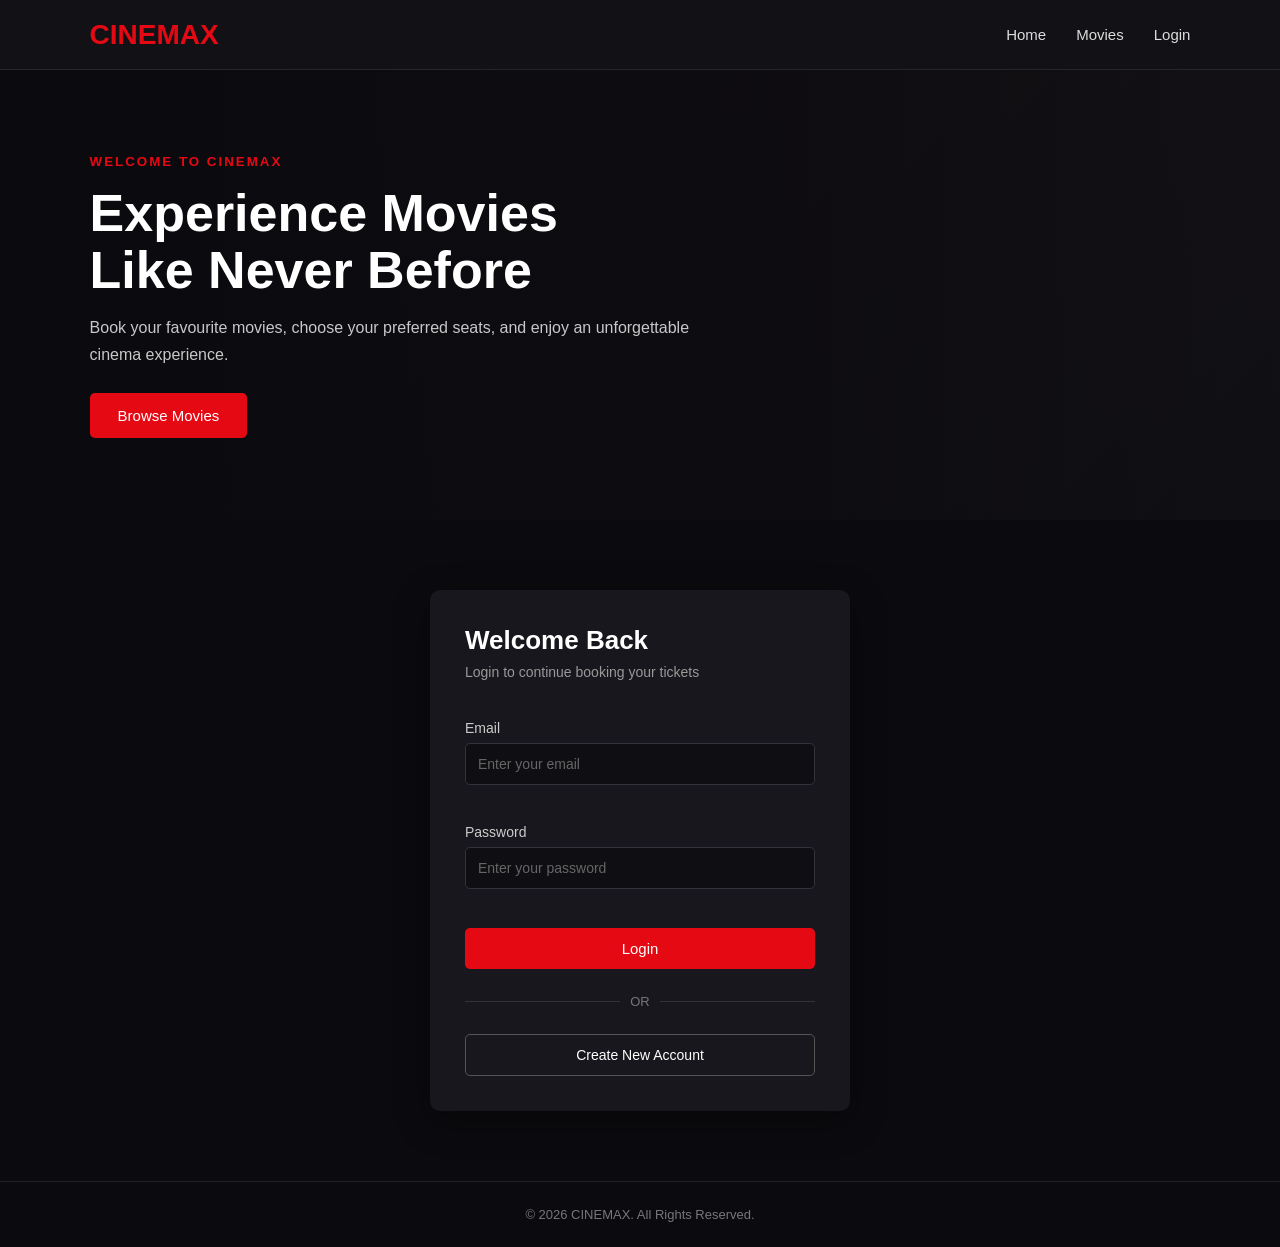
<file: index.html>
<!DOCTYPE html>
<html lang="en">

<head>

    <meta charset="UTF-8">

    <meta name="viewport"
          content="width=device-width, initial-scale=1.0">

    <title>Cinemax - Movie Booking</title>

    <link rel="stylesheet" href="style.css">

</head>


<body>


    <!-- =========================
         NAVIGATION
    ========================== -->

    <nav class="navbar">

        <div class="logo">
            CINEMAX
        </div>

        <div class="nav-links">

            <a href="index.html">
                Home
            </a>

            <a href="movies.html">
                Movies
            </a>

            <a href="#login">
                Login
            </a>

        </div>

    </nav>



    <!-- =========================
         HERO SECTION
    ========================== -->

    <section class="hero">

        <div class="hero-content">

            <small>
                WELCOME TO CINEMAX
            </small>

            <h1>
                Experience Movies
                <br>
                Like Never Before
            </h1>

            <p>
                Book your favourite movies, choose your
                preferred seats, and enjoy an unforgettable
                cinema experience.
            </p>

            <a href="movies.html">

                <button class="hero-button">
                    Browse Movies
                </button>

            </a>

        </div>

    </section>



    <!-- =========================
         LOGIN SECTION
    ========================== -->

    <section class="login-section" id="login">

        <div class="login-card">

            <h2>
                Welcome Back
            </h2>

            <p class="subtitle">
                Login to continue booking your tickets
            </p>



            <!-- =========================
                 LOGIN FORM
            ========================== -->

            <div id="loginError" class="error-message" role="alert"></div>

            <form
                id="loginForm"
                action="login.php"
                method="POST"
            >


                <!-- EMAIL -->

                <div class="input-group">

                    <label for="login-email">
                        Email
                    </label>

                    <input
                        type="email"
                        id="login-email"
                        name="email"
                        placeholder="Enter your email"
                        required
                    >

                    <small
                        id="loginEmailError"
                        class="error-message">
                    </small>

                </div>



                <!-- PASSWORD -->

                <div class="input-group">

                    <label for="login-password">
                        Password
                    </label>

                    <input
                        type="password"
                        id="login-password"
                        name="password"
                        placeholder="Enter your password"
                        required
                    >

                    <small
                        id="loginPasswordError"
                        class="error-message">
                    </small>

                </div>



                <button
                    type="submit"
                    class="login-button">

                    Login

                </button>

            </form>



            <!-- =========================
                 DIVIDER
            ========================== -->

            <div class="divider">

                <span>
                    OR
                </span>

            </div>



            <!-- =========================
                 REGISTER BUTTON
            ========================== -->

            <button
                type="button"
                class="register-button"
                onclick="showRegister()">

                Create New Account

            </button>



            <!-- =========================
                 REGISTER FORM
            ========================== -->

            <div
                id="register-box"
                class="register-box"
            >

                <h3>
                    Create Account
                </h3>



                <form
                    id="registerForm"
                    action="register.php"
                    method="POST"
                >


                    <!-- NAME -->

                    <div class="input-group">

                        <label for="name">
                            Full Name
                        </label>

                        <input
                            type="text"
                            id="name"
                            name="name"
                            placeholder="Enter your name"
                            required
                        >

                        <small
                            id="nameError"
                            class="error-message">
                        </small>

                    </div>



                    <!-- EMAIL -->

                    <div class="input-group">

                        <label for="register-email">
                            Email
                        </label>

                        <input
                            type="email"
                            id="register-email"
                            name="email"
                            placeholder="Enter your email"
                            required
                        >

                        <small
                            id="registerEmailError"
                            class="error-message">
                        </small>

                    </div>



                    <!-- PASSWORD -->

                    <div class="input-group">

                        <label for="register-password">
                            Password
                        </label>

                        <input
                            type="password"
                            id="register-password"
                            name="password"
                            placeholder="Create a 6-digit password"
                            minlength="6"
                            maxlength="6"
                            inputmode="numeric"
                            pattern="[0-9]{6}"
                            title="Enter exactly 6 digits"
                            required
                        >

                        <small
                            id="registerPasswordError"
                            class="error-message">
                        </small>

                    </div>



                    <button
                        type="submit"
                        class="login-button">

                        Create Account

                    </button>


                </form>

            </div>


        </div>

    </section>



    <!-- =========================
         FOOTER
    ========================== -->

    <footer>

        <p>
            © 2026 CINEMAX.
            All Rights Reserved.
        </p>

    </footer>



    <!-- =========================
         JAVASCRIPT
    ========================== -->

    <script>


        // =========================
        // URL PARAMETERS
        // =========================
        const params = new URLSearchParams(window.location.search);

        // =========================
        // LOGIN ERROR MESSAGE
        // =========================
        const loginError = params.get("error");
        const loginErrorBox = document.getElementById("loginError");

        if (loginError && loginErrorBox) {
            loginErrorBox.textContent = loginError;
            window.history.replaceState(
                {},
                document.title,
                window.location.pathname + window.location.hash
            );
        }


        // =========================
        // REGISTRATION SUCCESS
        // =========================

        if (params.get("registered") === "1") {

            alert(
                "Account created successfully! You can now login."
            );

        }



        // =========================
        // SHOW REGISTER FORM
        // =========================

        function showRegister() {

            const registerBox =
                document.getElementById("register-box");


            if (registerBox.style.display === "block") {

                registerBox.style.display = "none";

            }

            else {

                registerBox.style.display = "block";

            }

        }



        // =========================
        // NAME VALIDATION
        // =========================

        function validateName(name) {

            const namePattern =
                /^[A-Za-z ]+$/;

            return namePattern.test(name);

        }



        // =========================
        // EMAIL VALIDATION
        // =========================

        function validateEmail(email) {

            const emailPattern =
                /^[^\s@]+@[^\s@]+\.[^\s@]+$/;

            return emailPattern.test(email);

        }



        // =========================
        // PASSWORD VALIDATION
        // =========================

        function validatePassword(password) {

            return password.length >= 6;

        }



        // =========================
        // NAME LIVE VALIDATION
        // =========================

        document
            .getElementById("name")
            .addEventListener(
                "input",
                function () {


                    // Allow letters and spaces only

                    this.value =
                        this.value.replace(
                            /[^A-Za-z ]/g,
                            ""
                        );


                    const name =
                        this.value;


                    const error =
                        document.getElementById(
                            "nameError"
                        );


                    if (
                        name !== "" &&
                        !validateName(name)
                    ) {

                        error.textContent =
                            "Name can contain letters and spaces only.";

                    }

                    else {

                        error.textContent = "";

                    }

                }
            );



        // Allow numbers only in the registration password (maximum 6 digits)
        document
            .getElementById("register-password")
            .addEventListener("input", function () {
                this.value = this.value.replace(/[^0-9]/g, "").slice(0, 6);
            });


        // =========================
        // REGISTER FORM VALIDATION
        // =========================

        document
            .getElementById("registerForm")
            .addEventListener(
                "submit",
                function (event) {


                    const name =
                        document
                            .getElementById("name")
                            .value
                            .trim();


                    const email =
                        document
                            .getElementById("register-email")
                            .value
                            .trim();


                    const password =
                        document
                            .getElementById("register-password")
                            .value;


                    let valid = true;



                    // NAME

                    if (!validateName(name)) {

                        document
                            .getElementById("nameError")
                            .textContent =
                            "Enter a valid name using letters and spaces only.";

                        valid = false;

                    }

                    else {

                        document
                            .getElementById("nameError")
                            .textContent = "";

                    }



                    // EMAIL

                    if (!validateEmail(email)) {

                        document
                            .getElementById("registerEmailError")
                            .textContent =
                            "Enter a valid email address.";

                        valid = false;

                    }

                    else {

                        document
                            .getElementById("registerEmailError")
                            .textContent = "";

                    }



                    // PASSWORD

                    if (!/^[0-9]{6}$/.test(password)) {

                        document
                            .getElementById("registerPasswordError")
                            .textContent =
                            "Password must contain exactly 6 digits.";

                        valid = false;

                    }

                    else {

                        document
                            .getElementById("registerPasswordError")
                            .textContent = "";

                    }



                    // STOP IF INVALID

                    if (!valid) {

                        event.preventDefault();

                    }

                }
            );



        // =========================
        // LOGIN FORM VALIDATION
        // =========================

        document
            .getElementById("loginForm")
            .addEventListener(
                "submit",
                function (event) {


                    const email =
                        document
                            .getElementById("login-email")
                            .value
                            .trim();


                    const password =
                        document
                            .getElementById("login-password")
                            .value;


                    let valid = true;



                    // EMAIL

                    if (!validateEmail(email)) {

                        document
                            .getElementById("loginEmailError")
                            .textContent =
                            "Enter a valid email address.";

                        valid = false;

                    }

                    else {

                        document
                            .getElementById("loginEmailError")
                            .textContent = "";

                    }



                    // PASSWORD

                    if (!validatePassword(password)) {

                        document
                            .getElementById("loginPasswordError")
                            .textContent =
                            "Password must contain at least 6 characters.";

                        valid = false;

                    }

                    else {

                        document
                            .getElementById("loginPasswordError")
                            .textContent = "";

                    }



                    // STOP LOGIN IF INVALID

                    if (!valid) {

                        event.preventDefault();

                    }

                }
            );


    </script>


</body>

</html>
</file>
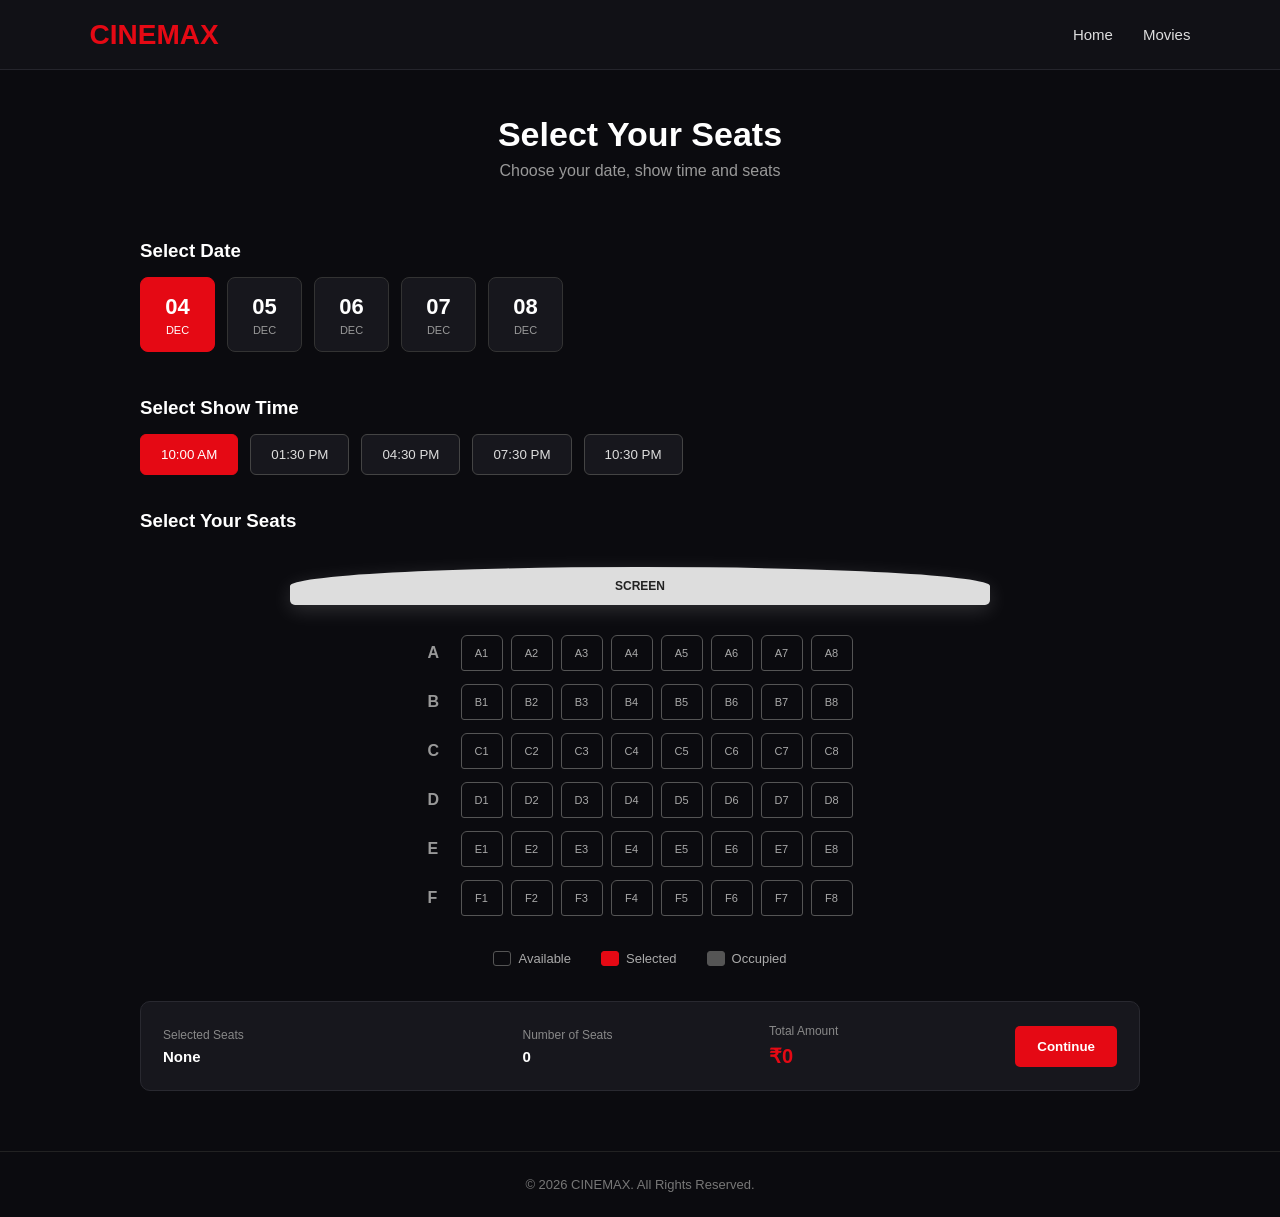
<file: booking.html>
<!DOCTYPE html>
<html lang="en">

<head>
    <meta charset="UTF-8">
    <meta name="viewport" content="width=device-width, initial-scale=1.0">

    <title>Cinemax - Select Seats</title>

    <link rel="stylesheet" href="style.css">
</head>

<body>

    <!-- Navigation -->
    <nav class="navbar">

        <div class="logo">CINEMAX</div>

        <div class="nav-links">
            <a href="index.html">Home</a>
            <a href="movies.html">Movies</a>
        </div>

    </nav>


    <!-- Movie Information -->
    <section class="booking-title">

        <h1 id="movieName">Select Your Seats</h1>

        <p>Choose your date, show time and seats</p>

    </section>


    <!-- Booking Section -->
    <section class="booking-container">

        <!-- Date Selection -->
        <h3 class="section-title">Select Date</h3>

        <div class="date-list" id="dateList">
            <!-- The next five dates are generated automatically by JavaScript. -->
        </div>


        <!-- Show Time -->
        <h3 class="section-title">Select Show Time</h3>

        <div class="show-times">

            <button class="show-time active">
                10:00 AM
            </button>

            <button class="show-time">
                01:30 PM
            </button>

            <button class="show-time">
                04:30 PM
            </button>

            <button class="show-time">
                07:30 PM
            </button>

            <button class="show-time">
                10:30 PM
            </button>

        </div>


        <!-- Seats -->
        <h3 class="section-title">Select Your Seats</h3>

        <div class="screen">
            SCREEN
        </div>


        <div class="seat-layout">

            <!-- Row A -->
            <div class="seat-row">

                <span class="row-name">A</span>

                <button class="seat">A1</button>
                <button class="seat">A2</button>
                <button class="seat">A3</button>
                <button class="seat">A4</button>
                <button class="seat">A5</button>
                <button class="seat">A6</button>
                <button class="seat">A7</button>
                <button class="seat">A8</button>

            </div>


            <!-- Row B -->
            <div class="seat-row">

                <span class="row-name">B</span>

                <button class="seat">B1</button>
                <button class="seat">B2</button>
                <button class="seat">B3</button>
                <button class="seat">B4</button>
                <button class="seat">B5</button>
                <button class="seat">B6</button>
                <button class="seat">B7</button>
                <button class="seat">B8</button>

            </div>


            <!-- Row C -->
            <div class="seat-row">

                <span class="row-name">C</span>

                <button class="seat">C1</button>
                <button class="seat">C2</button>
                <button class="seat">C3</button>
                <button class="seat">C4</button>
                <button class="seat">C5</button>
                <button class="seat">C6</button>
                <button class="seat">C7</button>
                <button class="seat">C8</button>

            </div>


            <!-- Row D -->
            <div class="seat-row">

                <span class="row-name">D</span>

                <button class="seat">D1</button>
                <button class="seat">D2</button>
                <button class="seat">D3</button>
                <button class="seat">D4</button>
                <button class="seat">D5</button>
                <button class="seat">D6</button>
                <button class="seat">D7</button>
                <button class="seat">D8</button>

            </div>


            <!-- Row E -->
            <div class="seat-row">

                <span class="row-name">E</span>

                <button class="seat">E1</button>
                <button class="seat">E2</button>
                <button class="seat">E3</button>
                <button class="seat">E4</button>
                <button class="seat">E5</button>
                <button class="seat">E6</button>
                <button class="seat">E7</button>
                <button class="seat">E8</button>

            </div>


            <!-- Row F -->
            <div class="seat-row">

                <span class="row-name">F</span>

                <button class="seat">F1</button>
                <button class="seat">F2</button>
                <button class="seat">F3</button>
                <button class="seat">F4</button>
                <button class="seat">F5</button>
                <button class="seat">F6</button>
                <button class="seat">F7</button>
                <button class="seat">F8</button>

            </div>

        </div>


        <!-- Seat Legend -->
        <div class="seat-legend">

            <div>
                <span class="legend-box available"></span>
                Available
            </div>

            <div>
                <span class="legend-box selected"></span>
                Selected
            </div>

            <div>
                <span class="legend-box occupied"></span>
                Occupied
            </div>

        </div>


        <!-- Booking Summary -->
        <div class="booking-summary">

            <div>
                <span>Selected Seats</span>
                <strong id="selectedSeats">None</strong>
            </div>

            <div>
                <span>Number of Seats</span>
                <strong id="seatCount">0</strong>
            </div>

            <div>
                <span>Total Amount</span>
                <strong id="totalAmount">₹0</strong>
            </div>

            <button id="continueButton">
                Continue
            </button>

        </div>

    </section>


    <!-- Footer -->
    <footer>

        <p>© 2026 CINEMAX. All Rights Reserved.</p>

    </footer>


    <script>

        /* =========================
           GET MOVIE FROM URL
        ========================= */

        const urlParams =
            new URLSearchParams(window.location.search);

        const movie =
            urlParams.get("movie");


        if (movie) {

            document.getElementById("movieName").textContent =
                movie + " - Select Seats";

        }


        /* =========================
           DATE SELECTION
        ========================= */

        // Generate today's date and the next four days automatically.
        // Dates use the visitor's local calendar date.
        const dateList = document.getElementById("dateList");

        function formatLocalDate(date) {
            const year = date.getFullYear();
            const month = String(date.getMonth() + 1).padStart(2, "0");
            const day = String(date.getDate()).padStart(2, "0");
            return `${year}-${month}-${day}`;
        }

        function renderBookingDates() {
            dateList.innerHTML = "";

            const today = new Date();

            for (let i = 0; i < 5; i++) {
                const date = new Date(
                    today.getFullYear(),
                    today.getMonth(),
                    today.getDate() + i
                );

                const button = document.createElement("button");
                button.type = "button";
                button.className = i === 0 ? "date active" : "date";
                button.dataset.date = formatLocalDate(date);

                const day = document.createElement("strong");
                day.textContent = String(date.getDate()).padStart(2, "0");

                const month = document.createElement("span");
                month.textContent = date.toLocaleDateString("en-US", {
                    month: "short"
                }).toUpperCase();

                button.appendChild(day);
                button.appendChild(month);
                dateList.appendChild(button);
            }
        }

        renderBookingDates();

        const dates =
            document.querySelectorAll(".date");


        dates.forEach(function(date) {

            date.addEventListener("click", function() {

                dates.forEach(function(item) {

                    item.classList.remove("active");

                });

                date.classList.add("active");

                loadBookedSeats();

            });

        });


        /* =========================
           TIME SELECTION
        ========================= */

        const times =
            document.querySelectorAll(".show-time");


        times.forEach(function(time) {

            time.addEventListener("click", function() {

                times.forEach(function(item) {

                    item.classList.remove("active");

                });

                time.classList.add("active");

                loadBookedSeats();

            });

        });


        /* =========================
           SEAT SELECTION
        ========================= */

        const seats =
            document.querySelectorAll(".seat");

        const selectedSeats =
            document.getElementById("selectedSeats");

        const seatCount =
            document.getElementById("seatCount");

        const totalAmount =
            document.getElementById("totalAmount");


        /* Movie prices */

        let ticketPrice = 200;


        if (movie === "Avengers: Doomsday") {

            ticketPrice = 250;

        } else if (movie === "The Conjuring") {

            ticketPrice = 200;

        } else if (movie === "Sita Ramam") {

            ticketPrice = 180;

        }


        let selected = [];


        /* =========================
           LOAD OCCUPIED SEATS
        ========================= */

        function loadBookedSeats() {

            const activeDate =
                document.querySelector(".date.active");

            const activeTime =
                document.querySelector(".show-time.active");


            if (!activeDate || !activeTime || !movie) {

                return;

            }


            const bookingDate =
                activeDate.dataset.date;


            const showTime =
                activeTime.textContent.trim();


            const url =
                "get_booked_seats.php?movie=" +
                encodeURIComponent(movie) +
                "&date=" +
                encodeURIComponent(bookingDate) +
                "&time=" +
                encodeURIComponent(showTime);


            fetch(url)

                .then(response => response.json())

                .then(bookedSeats => {

                    seats.forEach(function(seat) {

                        const seatNumber =
                            seat.textContent.trim();


                        seat.classList.remove("occupied");

                        seat.disabled = false;


                        if (
                            bookedSeats.includes(seatNumber)
                        ) {

                            seat.classList.add("occupied");

                            seat.disabled = true;


                            seat.classList.remove("selected");


                            selected =
                                selected.filter(
                                    function(item) {

                                        return item !== seatNumber;

                                    }
                                );

                        }

                    });


                    updateSummary();

                })

                .catch(error => {

                    console.error(
                        "Unable to load booked seats:",
                        error
                    );

                });

        }


        /* =========================
           SEAT CLICK
        ========================= */

        seats.forEach(function(seat) {

            seat.addEventListener("click", function() {


                /* Don't allow occupied seats */

                if (seat.classList.contains("occupied")) {

                    return;

                }


                /* Maximum 6 seats */

                if (
                    !seat.classList.contains("selected") &&
                    selected.length >= 6
                ) {

                    alert(
                        "You can select a maximum of 6 seats."
                    );

                    return;

                }


                seat.classList.toggle("selected");


                const seatNumber =
                    seat.textContent.trim();


                if (seat.classList.contains("selected")) {

                    selected.push(seatNumber);

                } else {

                    selected =
                        selected.filter(
                            function(item) {

                                return item !== seatNumber;

                            }
                        );

                }


                updateSummary();

            });

        });


        /* =========================
           UPDATE SUMMARY
        ========================= */

        function updateSummary() {

            if (selected.length === 0) {

                selectedSeats.textContent = "None";

            } else {

                selectedSeats.textContent =
                    selected.join(", ");

            }


            seatCount.textContent =
                selected.length;


            totalAmount.textContent =
                "₹" + (selected.length * ticketPrice);

        }


        /* =========================
           CONTINUE
        ========================= */

        document
            .getElementById("continueButton")
            .addEventListener("click", function() {


                if (selected.length === 0) {

                    alert(
                        "Please select at least one seat."
                    );

                    return;

                }


                const activeDate =
                    document.querySelector(".date.active");


                const activeTime =
                    document.querySelector(".show-time.active");


                const bookingDate =
                    activeDate.dataset.date;


                const showTime =
                    activeTime.textContent.trim();


                const total =
                    selected.length * ticketPrice;


                /* Form Data */

                const formData =
                    new FormData();


                formData.append(
                    "movie",
                    movie || "Movie"
                );


                formData.append(
                    "date",
                    bookingDate
                );


                formData.append(
                    "time",
                    showTime
                );


                formData.append(
                    "seats",
                    selected.join(",")
                );


                formData.append(
                    "total",
                    total
                );


                /* Save booking */

                fetch("save_booking.php", {

                    method: "POST",

                    body: formData

                })


                .then(response => response.text())


                .then(data => {

                    if (
                        data.includes(
                            "Booking saved successfully!"
                        )
                    ) {


                        const bookingData = {

                            movie:
                                movie || "Movie",

                            date:
                                bookingDate,

                            time:
                                showTime,

                            seats:
                                selected,

                            tickets:
                                selected.length,

                            total:
                                total

                        };


                        localStorage.setItem(
                            "bookingData",
                            JSON.stringify(bookingData)
                        );


                        window.location.href =
                            "confirmation.html";


                    } else {

                        alert(data);

                    }

                })


                .catch(error => {

                    alert(
                        "Unable to save booking."
                    );

                    console.error(error);

                });

            });


        /* =========================
           INITIAL LOAD
        ========================= */

        loadBookedSeats();

    </script>

</body>

</html>
</file>
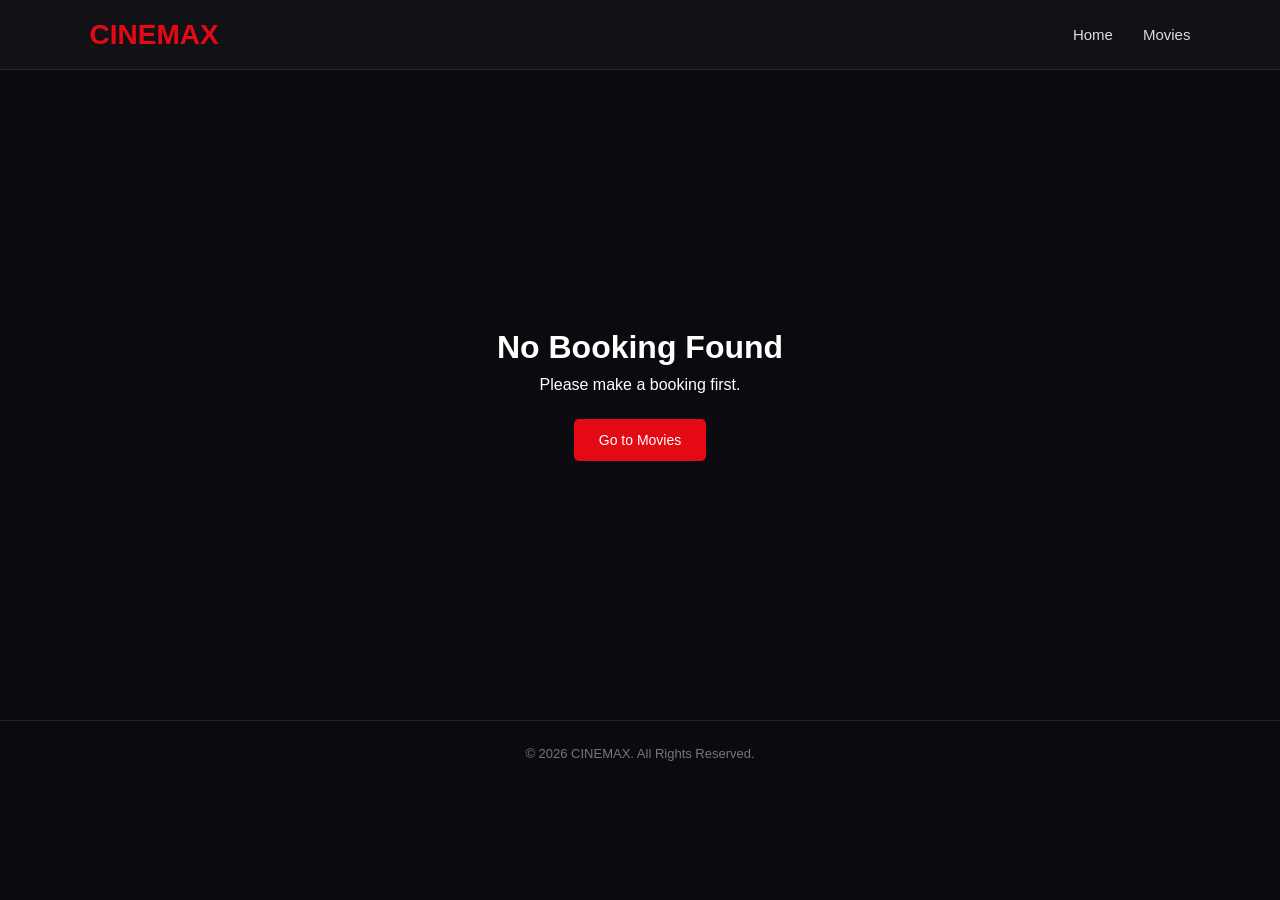
<file: confirmation.html>
<!DOCTYPE html>
<html lang="en">
<head>
    <meta charset="UTF-8">
    <meta name="viewport" content="width=device-width, initial-scale=1.0">

    <title>Cinemax - Booking Confirmed</title>

    <link rel="stylesheet" href="style.css">
</head>

<body>

    <!-- Navigation -->
    <nav class="navbar">

        <div class="logo">CINEMAX</div>

        <div class="nav-links">
            <a href="index.html">Home</a>
            <a href="movies.html">Movies</a>
        </div>

    </nav>


    <!-- Confirmation -->
    <section class="confirmation-section">

        <div class="confirmation-card">

            <div class="success-icon">
                ✓
            </div>

            <h1>Booking Confirmed!</h1>

            <p class="confirmation-message">
                Your movie tickets have been booked successfully.
            </p>


            <div class="ticket">

                <div class="ticket-header">
                    <span>CINEMAX</span>
                    <span>BOOKING CONFIRMATION</span>
                </div>


                <div class="ticket-details">

                    <div>
                        <span>Movie</span>
                        <strong id="movie"></strong>
                    </div>

                    <div>
                        <span>Date</span>
                        <strong id="date"></strong>
                    </div>

                    <div>
                        <span>Show Time</span>
                        <strong id="time"></strong>
                    </div>

                    <div>
                        <span>Seats</span>
                        <strong id="seats"></strong>
                    </div>

                    <div>
                        <span>Number of Seats</span>
                        <strong id="tickets"></strong>
                    </div>

                    <div class="ticket-total">
                        <span>Total Amount</span>
                        <strong id="total"></strong>
                    </div>

                </div>


                <div class="ticket-footer">
                    Please show this confirmation at the cinema.
                </div>

            </div>


            <a href="movies.html">
                <button class="home-button">
                    Book Another Movie
                </button>
            </a>

        </div>

    </section>


    <!-- Footer -->
    <footer>

        <p>© 2026 CINEMAX. All Rights Reserved.</p>

    </footer>


    <script>

        const data =
            JSON.parse(
                localStorage.getItem("bookingData")
            );


        if (data) {

            document.getElementById("movie").textContent =
                data.movie;

            document.getElementById("date").textContent =
                data.date;

            document.getElementById("time").textContent =
                data.time;

            document.getElementById("seats").textContent =
                data.seats.join(", ");

            document.getElementById("tickets").textContent =
                data.tickets;

            document.getElementById("total").textContent =
                "₹" + data.total;

        } else {

            document.querySelector(".confirmation-card").innerHTML =

                "<h1>No Booking Found</h1>" +

                "<p>Please make a booking first.</p>" +

                '<a href="movies.html">' +
                '<button class="home-button">' +
                'Go to Movies' +
                '</button>' +
                '</a>';

        }

    </script>

</body>
</html>
</file>
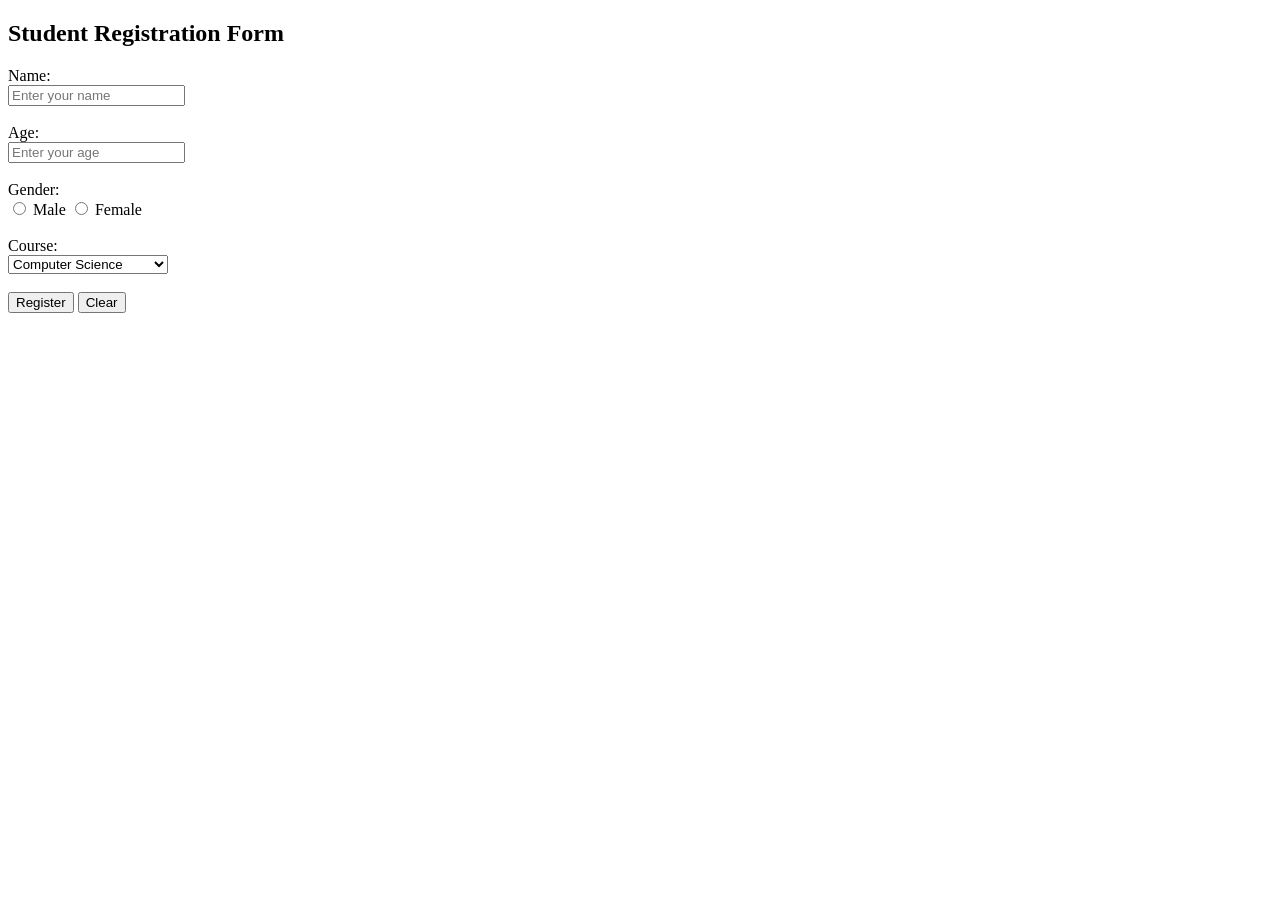
<file: first.html>
<!DOCTYPE html>
<html>
<head>
    <title>Student Registration</title>
</head>
<body>

    <h2>Student Registration Form</h2>

    <form>
        <label>Name:</label><br>
        <input type="text" placeholder="Enter your name"><br><br>

        <label>Age:</label><br>
        <input type="number" placeholder="Enter your age"><br><br>

        <label>Gender:</label><br>
        <input type="radio" name="gender"> Male
        <input type="radio" name="gender"> Female<br><br>

        <label>Course:</label><br>
        <select>
            <option>Computer Science</option>
            <option>Information Technology</option>
            <option>Electronics</option>
        </select><br><br>

        <input type="submit" value="Register">
        <input type="reset" value="Clear">
    </form>

</body>
</html>
</file>
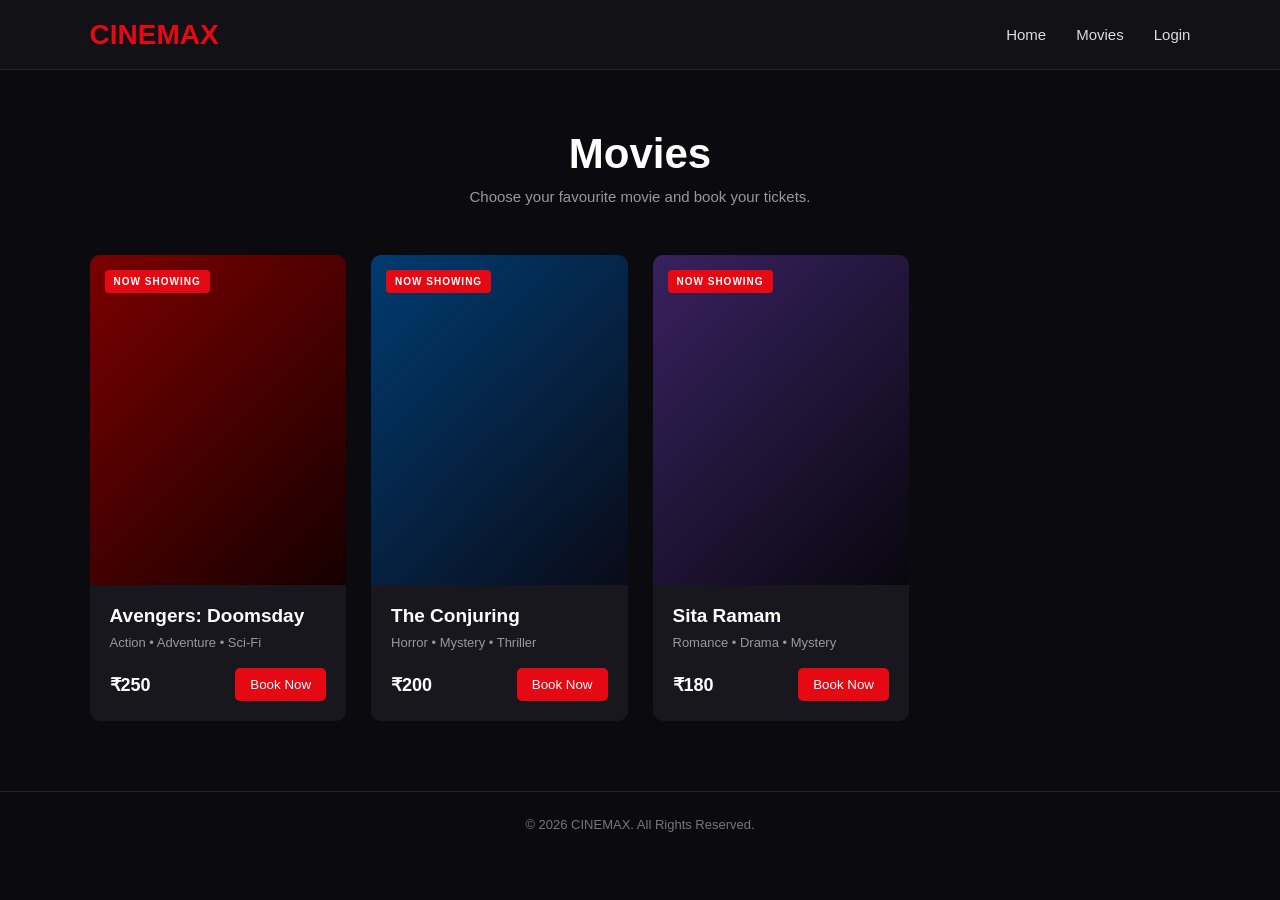
<file: movies.html>
<!DOCTYPE html>
<html lang="en">

<head>
    <meta charset="UTF-8">
    <meta name="viewport" content="width=device-width, initial-scale=1.0">

    <title>Cinemax - Movies</title>

    <link rel="stylesheet" href="style.css">
</head>

<body>

    <!-- Navigation -->
    <nav class="navbar">

        <div class="logo">CINEMAX</div>

        <div class="nav-links">
            <a href="index.html">Home</a>
            <a href="movies.html">Movies</a>
            <a href="index.html#login">Login</a>
        </div>

    </nav>


    <!-- Movies Header -->
    <section class="movies-header">

        <h1>Movies</h1>

        <p>Choose your favourite movie and book your tickets.</p>

    </section>


    <!-- Movies -->
    <section class="movies-section">

        <div class="movie-grid">


            <!-- Movie 1 -->
            <div class="movie-card">

                <div class="movie-poster poster-one">
                    <span>NOW SHOWING</span>
                </div>

                <div class="movie-info">

                    <h2>Avengers: Doomsday</h2>

                    <p>Action • Adventure • Sci-Fi</p>

                    <div class="movie-bottom">

                        <span class="price">₹250</span>

                        <a href="booking.html?movie=Avengers%3A%20Doomsday">
                            <button>Book Now</button>
                        </a>

                    </div>

                </div>

            </div>


            <!-- Movie 2 -->
            <div class="movie-card">

                <div class="movie-poster poster-two">
                    <span>NOW SHOWING</span>
                </div>

                <div class="movie-info">

                    <h2>The Conjuring</h2>

                    <p>Horror • Mystery • Thriller</p>

                    <div class="movie-bottom">

                        <span class="price">₹200</span>

                        <a href="booking.html?movie=The%20Conjuring">
                            <button>Book Now</button>
                        </a>

                    </div>

                </div>

            </div>


            <!-- Movie 3 -->
            <div class="movie-card">

                <div class="movie-poster poster-three">
                    <span>NOW SHOWING</span>
                </div>

                <div class="movie-info">

                    <h2>Sita Ramam</h2>

                    <p>Romance • Drama • Mystery</p>

                    <div class="movie-bottom">

                        <span class="price">₹180</span>

                        <a href="booking.html?movie=Sita%20Ramam">
                            <button>Book Now</button>
                        </a>

                    </div>

                </div>

            </div>


        </div>

    </section>


    <!-- Footer -->
    <footer>

        <p>© 2026 CINEMAX. All Rights Reserved.</p>

    </footer>


</body>

</html>
</file>
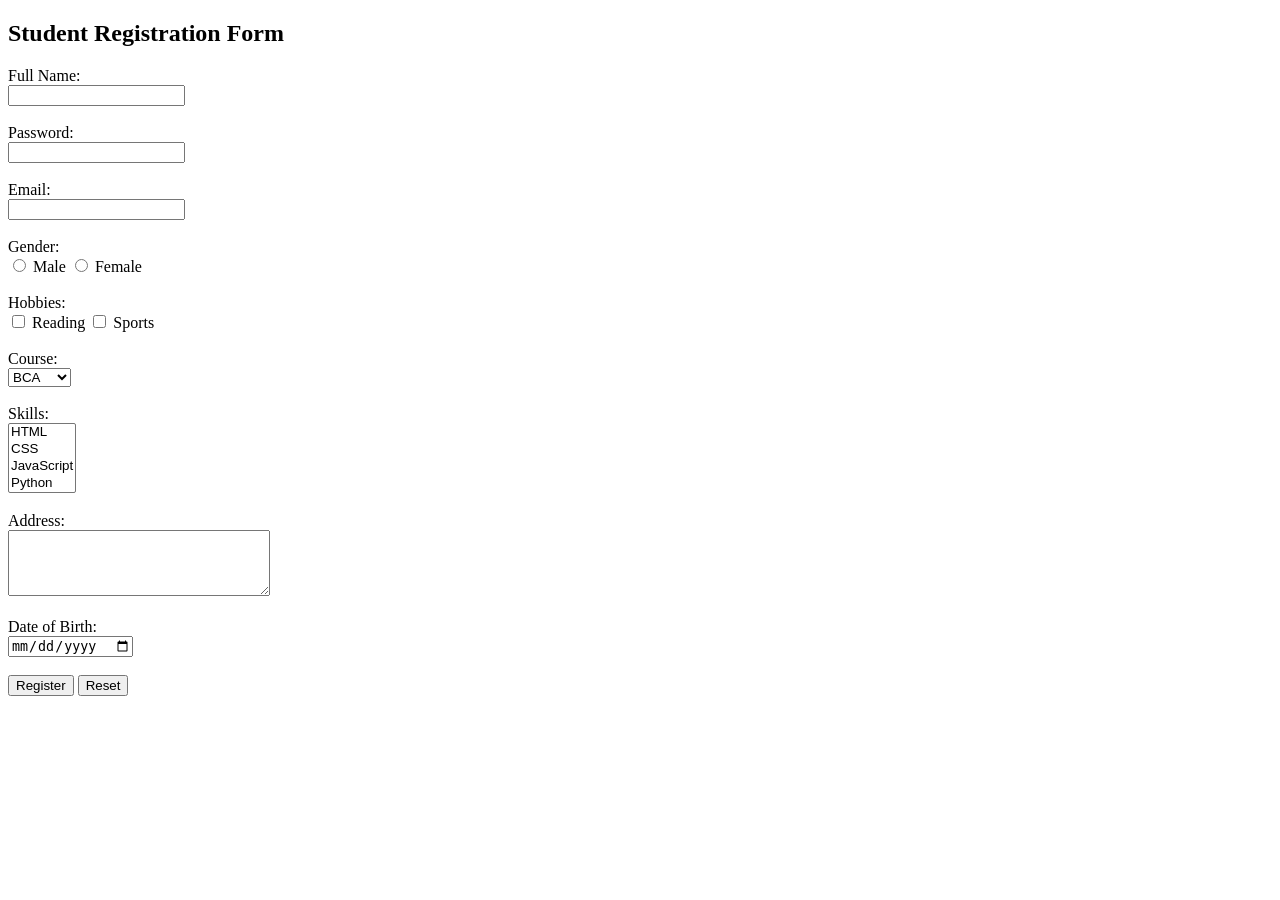
<file: registration.html>
<!DOCTYPE html>
<html>
<head>
    <title>Registration Page</title>
</head>
<body>

<h2>Student Registration Form</h2>

<form>

    <!-- 1. Text Field -->
    <label>Full Name:</label><br>
    <input type="text" name="fullname"><br><br>

    <!-- 2. Password Field -->
    <label>Password:</label><br>
    <input type="password" name="password"><br><br>

    <!-- 3. Email Field -->
    <label>Email:</label><br>
    <input type="email" name="email"><br><br>

    <!-- 4. Radio Button -->
    <label>Gender:</label><br>
    <input type="radio" name="gender" value="Male"> Male
    <input type="radio" name="gender" value="Female"> Female
    <br><br>

    <!-- 5. Checkbox -->
    <label>Hobbies:</label><br>
    <input type="checkbox" name="hobby" value="Reading"> Reading
    <input type="checkbox" name="hobby" value="Sports"> Sports
    <br><br>

    <!-- 6. Combo Box -->
    <label>Course:</label><br>
    <select name="course">
        <option>BCA</option>
        <option>B.Sc</option>
        <option>B.Com</option>
        <option>B.Tech</option>
    </select>
    <br><br>

    <!-- 7. List Box -->
    <label>Skills:</label><br>
    <select multiple size="4">
        <option>HTML</option>
        <option>CSS</option>
        <option>JavaScript</option>
        <option>Python</option>
    </select>
    <br><br>

    <!-- 8. Text Area -->
    <label>Address:</label><br>
    <textarea rows="4" cols="30"></textarea>
    <br><br>

    <!-- 9. Date Field -->
    <label>Date of Birth:</label><br>
    <input type="date" name="dob">
    <br><br>

    <!-- 10. Button -->
    <input type="submit" value="Register">
    <input type="reset" value="Reset">

</form>

</body>
</html>
</file>
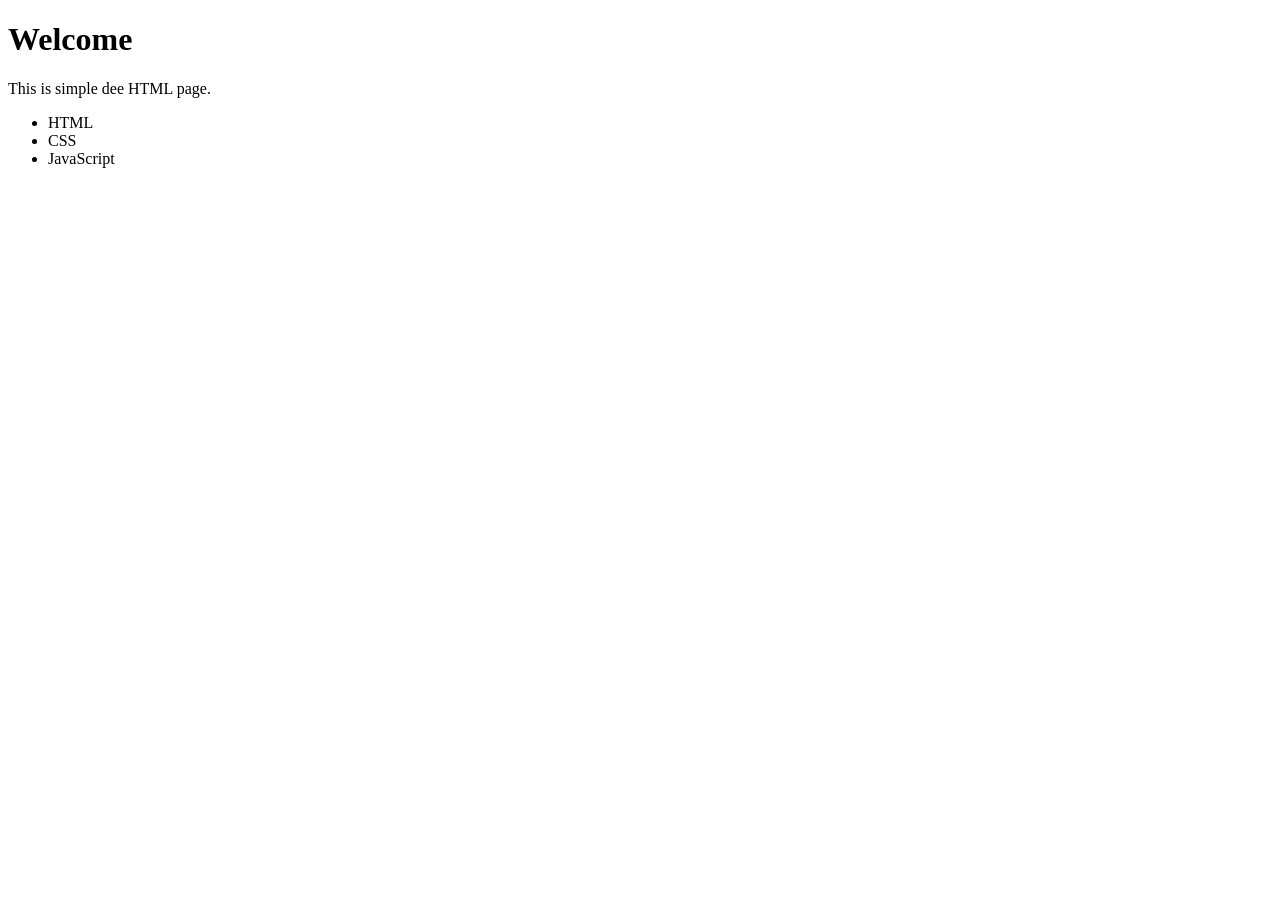
<file: third.html>
<!DOCTYPE html>
<html>
<head>
    <title>My Web Page</title>
</head>
<body>

    <h1>Welcome</h1>
    <p>This is  simple dee HTML page.</p>

    <ul>
        <li>HTML</li>
        <li>CSS</li>
        <li>JavaScript</li>
    </ul>

</body>
</html>
</file>
<file: style.css>
* {
    margin: 0;
    padding: 0;
    box-sizing: border-box;
    font-family: Arial, sans-serif;
}

body {
    background: #0b0b0f;
    color: white;
}


/* =========================
   NAVIGATION BAR
========================= */

.navbar {
    height: 70px;
    background: #111116;

    display: flex;
    align-items: center;
    justify-content: space-between;

    padding: 0 7%;

    border-bottom: 1px solid #25252c;
}

.logo {
    font-size: 28px;
    font-weight: bold;
    color: #e50914;
}

.nav-links {
    display: flex;
    gap: 30px;
}

.nav-links a {
    color: #ddd;
    text-decoration: none;
    font-size: 15px;
}

.nav-links a:hover {
    color: #e50914;
}


/* =========================
   HERO SECTION
========================= */

.hero {
    min-height: 450px;

    padding: 80px 7%;

    display: flex;
    align-items: center;

    background:
        linear-gradient(
            90deg,
            #0b0b0f 15%,
            rgba(11, 11, 15, 0.85),
            rgba(11, 11, 15, 0.25)
        ),
        linear-gradient(
            135deg,
            #24151a,
            #111116
        );
}

.hero-content {
    max-width: 650px;
}

.hero small {
    color: #e50914;

    font-weight: bold;

    letter-spacing: 2px;
}

.hero h1 {
    font-size: 52px;

    line-height: 1.1;

    margin: 15px 0;
}

.hero p {
    color: #c8c8c8;

    line-height: 1.7;

    margin-bottom: 25px;

    font-size: 16px;
}

.hero-button {
    background: #e50914;

    color: white;

    border: none;

    padding: 14px 28px;

    border-radius: 5px;

    font-size: 15px;

    cursor: pointer;
}

.hero-button:hover {
    background: #b20710;
}


/* =========================
   LOGIN SECTION
========================= */

.login-section {
    padding: 70px 7%;

    display: flex;

    justify-content: center;
}

.login-card {
    width: 420px;

    background: #17171d;

    padding: 35px;

    border-radius: 10px;

    box-shadow:
        0 10px 35px rgba(0, 0, 0, 0.4);
}

.login-card h2 {
    margin-bottom: 8px;

    font-size: 26px;
}

.subtitle {
    color: #999;

    margin-bottom: 25px;

    font-size: 14px;
}


/* =========================
   INPUTS
========================= */

.input-group {
    margin-bottom: 18px;
}

.input-group label {
    display: block;

    margin-bottom: 7px;

    font-size: 14px;

    color: #ccc;
}

.input-group input {
    width: 100%;

    padding: 12px;

    background: #0f0f13;

    border: 1px solid #33333b;

    border-radius: 5px;

    color: white;

    outline: none;

    font-size: 14px;
}

.input-group input:focus {
    border-color: #e50914;
}

.input-group input::placeholder {
    color: #666;
}


/* =========================
   LOGIN BUTTON
========================= */

.login-button {
    width: 100%;

    padding: 12px;

    background: #e50914;

    color: white;

    border: none;

    border-radius: 5px;

    cursor: pointer;

    font-size: 15px;
}

.login-button:hover {
    background: #b20710;
}


/* =========================
   DIVIDER
========================= */

.divider {
    display: flex;

    align-items: center;

    gap: 10px;

    margin: 25px 0;

    color: #777;

    font-size: 13px;
}

.divider::before,
.divider::after {
    content: "";

    flex: 1;

    height: 1px;

    background: #333;
}


/* =========================
   REGISTER BUTTON
========================= */

.register-button {
    width: 100%;

    padding: 12px;

    background: transparent;

    border: 1px solid #555;

    color: white;

    border-radius: 5px;

    cursor: pointer;

    font-size: 14px;
}

.register-button:hover {
    border-color: #e50914;

    color: #e50914;
}


/* =========================
   REGISTER FORM
========================= */

.register-box {
    display: none;

    margin-top: 30px;

    padding-top: 25px;

    border-top: 1px solid #333;
}

.register-box h3 {
    margin-bottom: 20px;

    font-size: 20px;
}


/* =========================
   FOOTER
========================= */

footer {
    text-align: center;

    padding: 25px;

    color: #777;

    border-top: 1px solid #222;

    font-size: 13px;
}


/* =========================
   MOBILE
========================= */

@media (max-width: 600px) {

    .navbar {
        padding: 0 5%;
    }

    .nav-links {
        gap: 15px;
    }

    .hero {
        padding: 60px 5%;
    }

    .hero h1 {
        font-size: 38px;
    }

    .login-section {
        padding: 50px 5%;
    }

    .login-card {
        width: 100%;
    }

}
/* =========================
   MOVIES PAGE
========================= */

.movies-header {
    text-align: center;

    padding: 60px 20px 30px;
}

.movies-header h1 {
    font-size: 42px;

    margin-bottom: 10px;
}

.movies-header p {
    color: #999;

    font-size: 15px;
}


.movies-section {
    padding: 20px 7% 70px;
}


.movie-grid {
    display: grid;

    grid-template-columns:
        repeat(4, 1fr);

    gap: 25px;
}


.movie-card {
    background: #17171d;

    border-radius: 10px;

    overflow: hidden;

    transition: transform 0.3s,
                box-shadow 0.3s;
}

.movie-card:hover {
    transform: translateY(-7px);

    box-shadow:
        0 15px 35px rgba(0, 0, 0, 0.5);
}


/* Movie Poster */

.movie-poster {
    height: 330px;

    position: relative;

    display: flex;

    align-items: flex-start;

    justify-content: flex-start;

    padding: 15px;
}


/* Poster Designs */

.poster-one {
    background:
        linear-gradient(135deg, #7b0000, #160000);
}

.poster-two {
    background:
        linear-gradient(135deg, #003b70, #090b18);
}

.poster-three {
    background:
        linear-gradient(135deg, #38215f, #09070f);
}

.poster-four {
    background:
        linear-gradient(135deg, #60451b, #111116);
}


.movie-poster span {
    background: #e50914;

    padding: 6px 9px;

    border-radius: 4px;

    font-size: 10px;

    font-weight: bold;

    letter-spacing: 1px;
}


.movie-info {
    padding: 20px;
}

.movie-info h2 {
    font-size: 19px;

    margin-bottom: 8px;
}

.movie-info p {
    color: #999;

    font-size: 13px;

    margin-bottom: 18px;
}


.movie-bottom {
    display: flex;

    align-items: center;

    justify-content: space-between;
}

.price {
    color: white;

    font-size: 18px;

    font-weight: bold;
}


.movie-bottom button {
    background: #e50914;

    color: white;

    border: none;

    padding: 9px 15px;

    border-radius: 5px;

    cursor: pointer;
}

.movie-bottom button:hover {
    background: #b20710;
}


/* Mobile */

@media (max-width: 1000px) {

    .movie-grid {
        grid-template-columns:
            repeat(2, 1fr);
    }

}


@media (max-width: 600px) {

    .movie-grid {
        grid-template-columns: 1fr;
    }

    .movie-poster {
        height: 400px;
    }

}
/* =========================
   BOOKING PAGE
========================= */

.booking-title {
    text-align: center;
    padding: 45px 20px 25px;
}

.booking-title h1 {
    font-size: 34px;
    margin-bottom: 8px;
}

.booking-title p {
    color: #999;
}


/* Main Container */

.booking-container {
    width: 90%;
    max-width: 1000px;
    margin: auto;
    padding-bottom: 60px;
}

.booking-container h3 {
    margin-bottom: 15px;
}


/* Dates */

.date-list {
    display: flex;
    gap: 12px;
    overflow-x: auto;
    padding-bottom: 10px;
}

.date {
    min-width: 75px;
    height: 75px;

    background: #17171d;
    color: white;

    border: 1px solid #333;
    border-radius: 8px;

    cursor: pointer;

    display: flex;
    flex-direction: column;
    align-items: center;
    justify-content: center;
}

.date strong {
    font-size: 22px;
}

.date span {
    font-size: 11px;
    color: #999;
    margin-top: 4px;
}

.date.active {
    background: #e50914;
    border-color: #e50914;
}

.date.active span {
    color: white;
}


/* Section Title */

.section-title {
    margin-top: 35px;
}


/* Show Times */

.show-times {
    display: flex;
    flex-wrap: wrap;
    gap: 12px;
}

.show-time {
    background: #17171d;

    color: #ddd;

    border: 1px solid #444;

    padding: 12px 20px;

    border-radius: 6px;

    cursor: pointer;
}

.show-time:hover {
    border-color: #e50914;
}

.show-time.active {
    background: #e50914;
    border-color: #e50914;
    color: white;
}


/* Screen */

.screen {
    width: 70%;
    margin: 35px auto 30px;

    padding: 12px;

    text-align: center;

    background: #ddd;

    color: #222;

    font-size: 12px;

    font-weight: bold;

    border-radius: 50% 50% 5px 5px;

    box-shadow: 0 5px 20px rgba(255,255,255,0.15);
}


/* Seats */

.seat-layout {
    display: flex;

    flex-direction: column;

    gap: 13px;

    align-items: center;
}

.seat-row {
    display: flex;

    align-items: center;

    gap: 8px;
}

.row-name {
    width: 20px;

    color: #999;

    font-weight: bold;

    margin-right: 5px;
}

.seat {
    width: 42px;
    height: 36px;

    background: transparent;

    color: #aaa;

    border: 1px solid #555;

    border-radius: 6px 6px 3px 3px;

    font-size: 11px;

    cursor: pointer;
}

.seat:hover {
    border-color: #e50914;

    color: white;
}

.seat.selected {
    background: #e50914;

    border-color: #e50914;

    color: white;
}

.seat-gap {
    width: 20px;
}


/* Legend */

.seat-legend {
    display: flex;

    justify-content: center;

    gap: 30px;

    margin: 35px 0;

    color: #aaa;

    font-size: 13px;
}

.seat-legend div {
    display: flex;

    align-items: center;

    gap: 7px;
}

.legend-box {
    width: 18px;
    height: 15px;

    display: inline-block;

    border-radius: 3px;

    border: 1px solid #555;
}

.legend-box.available {
    background: transparent;
}

.legend-box.selected {
    background: #e50914;
    border-color: #e50914;
}

.legend-box.occupied {
    background: #555;
    border-color: #555;
}


/* Summary */

.booking-summary {
    background: #17171d;

    border-radius: 10px;

    padding: 22px;

    display: grid;

    grid-template-columns:
        1.5fr 1fr 1fr auto;

    align-items: center;

    gap: 20px;

    margin-top: 30px;

    border: 1px solid #292930;
}

.booking-summary div {
    display: flex;

    flex-direction: column;

    gap: 6px;
}

.booking-summary span {
    color: #888;

    font-size: 12px;
}

.booking-summary strong {
    color: white;

    font-size: 15px;
}

.booking-summary div:nth-child(3) strong {
    color: #e50914;

    font-size: 20px;
}

#continueButton {
    background: #e50914;

    color: white;

    border: none;

    padding: 13px 22px;

    border-radius: 5px;

    cursor: pointer;

    font-weight: bold;
}

#continueButton:hover {
    background: #b20710;
}


/* Mobile */

@media (max-width: 700px) {

    .booking-container {
        width: 95%;
    }

    .seat {
        width: 32px;
        height: 30px;

        font-size: 9px;
    }

    .seat-row {
        gap: 5px;
    }

    .seat-gap {
        width: 10px;
    }

    .booking-summary {
        grid-template-columns: 1fr 1fr;

    }

    #continueButton {
        width: 100%;
    }

}
/* =========================
   CONFIRMATION PAGE
========================= */

.confirmation-section {
    min-height: 650px;

    display: flex;

    justify-content: center;

    align-items: center;

    padding: 50px 20px;
}

.confirmation-card {
    width: 600px;

    text-align: center;
}

.success-icon {
    width: 65px;
    height: 65px;

    margin: 0 auto 20px;

    display: flex;

    align-items: center;
    justify-content: center;

    border-radius: 50%;

    background: #e50914;

    color: white;

    font-size: 35px;
}

.confirmation-card h1 {
    font-size: 32px;

    margin-bottom: 10px;
}

.confirmation-message {
    color: #999;

    margin-bottom: 30px;
}


/* Ticket */

.ticket {
    background: #17171d;

    border: 1px solid #333;

    border-radius: 10px;

    overflow: hidden;

    text-align: left;

    box-shadow:
        0 15px 40px rgba(0,0,0,0.4);
}

.ticket-header {
    background: #e50914;

    padding: 18px 22px;

    display: flex;

    justify-content: space-between;

    align-items: center;

    font-size: 12px;

    font-weight: bold;
}

.ticket-header span:first-child {
    font-size: 20px;
}


.ticket-details {
    padding: 25px;

    display: grid;

    grid-template-columns: 1fr 1fr;

    gap: 25px;
}

.ticket-details div {
    display: flex;

    flex-direction: column;

    gap: 6px;
}

.ticket-details span {
    color: #888;

    font-size: 12px;
}

.ticket-details strong {
    color: white;

    font-size: 15px;
}

.ticket-total {
    grid-column: 1 / -1;

    border-top: 1px solid #333;

    padding-top: 20px;
}

.ticket-total strong {
    color: #e50914;

    font-size: 22px;
}


.ticket-footer {
    padding: 15px;

    text-align: center;

    color: #777;

    font-size: 12px;

    border-top: 1px dashed #444;
}


/* Button */

.home-button {
    margin-top: 25px;

    padding: 13px 25px;

    background: #e50914;

    color: white;

    border: none;

    border-radius: 5px;

    cursor: pointer;

    font-size: 14px;
}

.home-button:hover {
    background: #b20710;
}


/* Mobile */

@media (max-width: 600px) {

    .confirmation-card {
        width: 100%;
    }

    .ticket-details {
        grid-template-columns: 1fr;
    }

    .ticket-total {
        grid-column: auto;
    }

    .ticket-header {
        flex-direction: column;

        gap: 5px;
    }

}
/* =========================
   VALIDATION MESSAGES
========================= */

.error-message {
    display: block;

    color: #ff4d5a;

    font-size: 12px;

    margin-top: 6px;

    min-height: 15px;
}
/* Occupied seat */
.seat.occupied {
    background-color: #555;
    color: #aaa;
    cursor: not-allowed;
    opacity: 0.6;
}

.seat.occupied:hover {
    transform: none;
}
</file>
